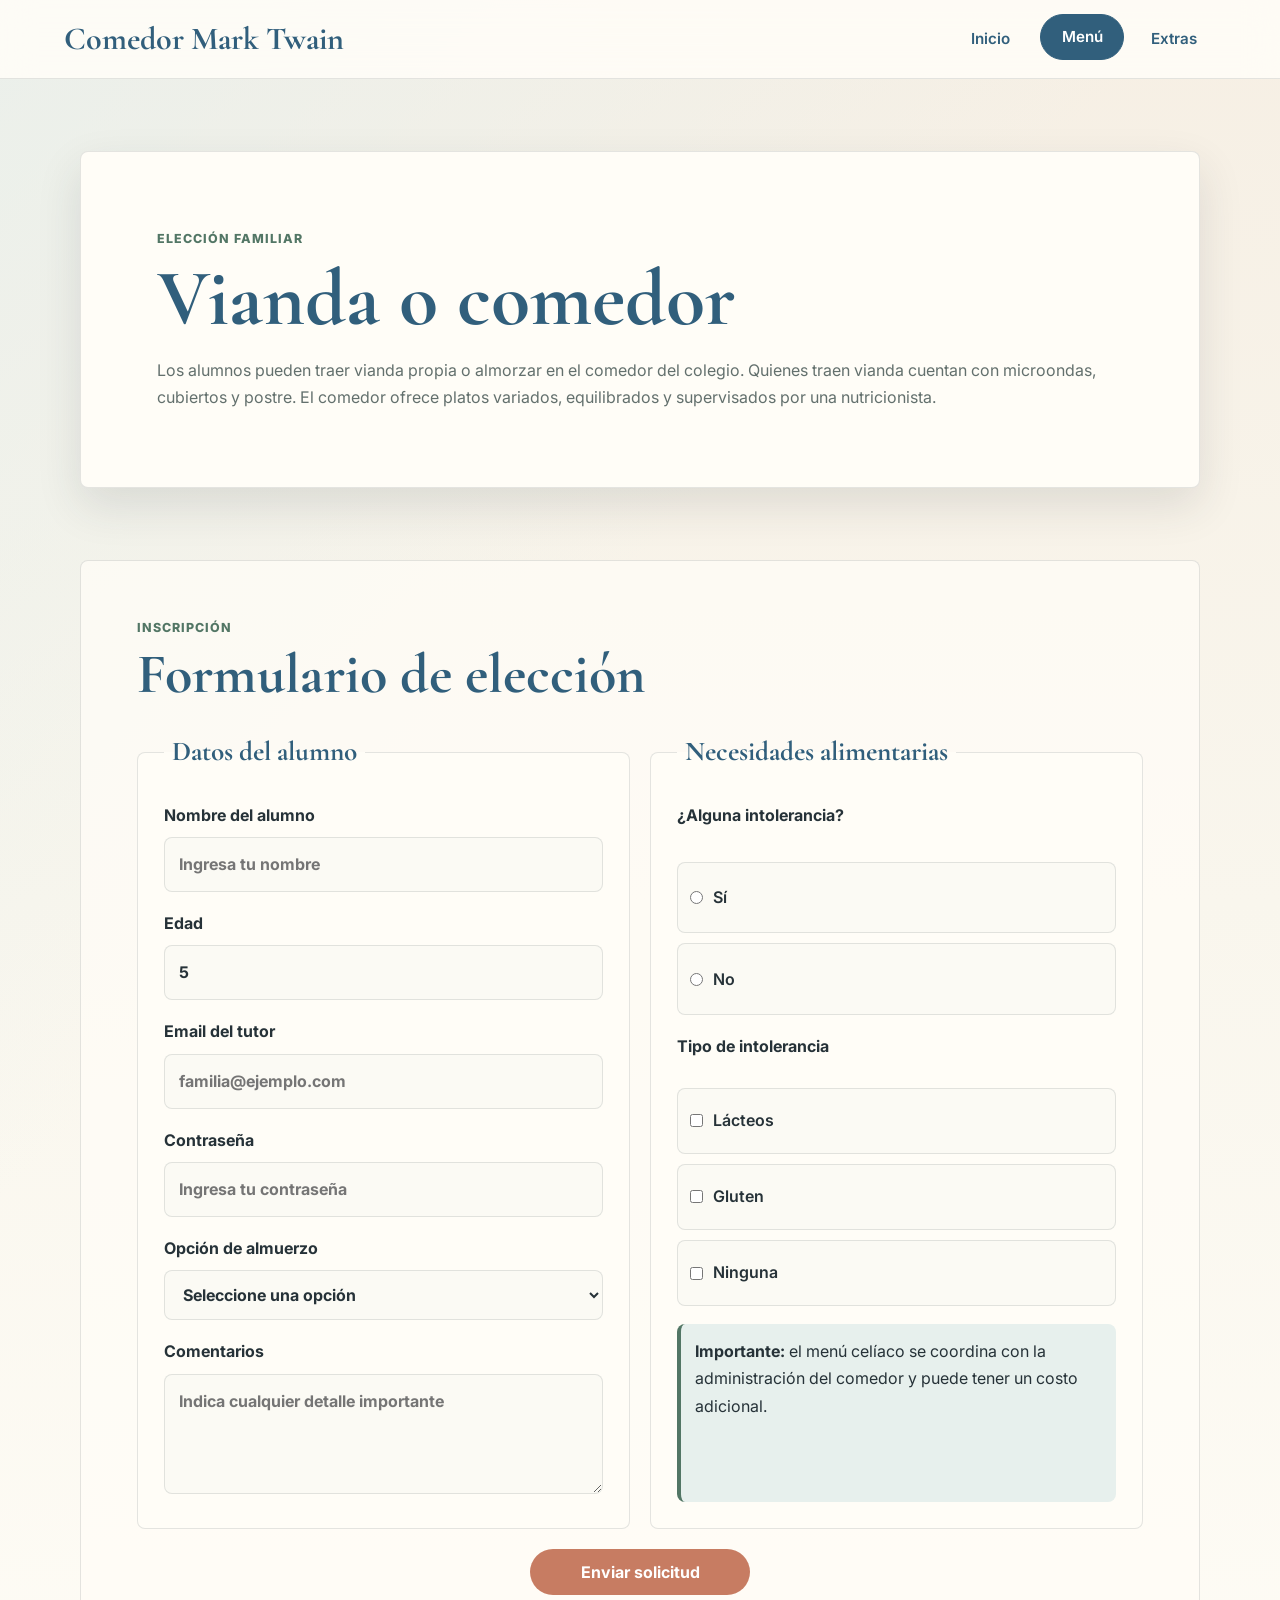
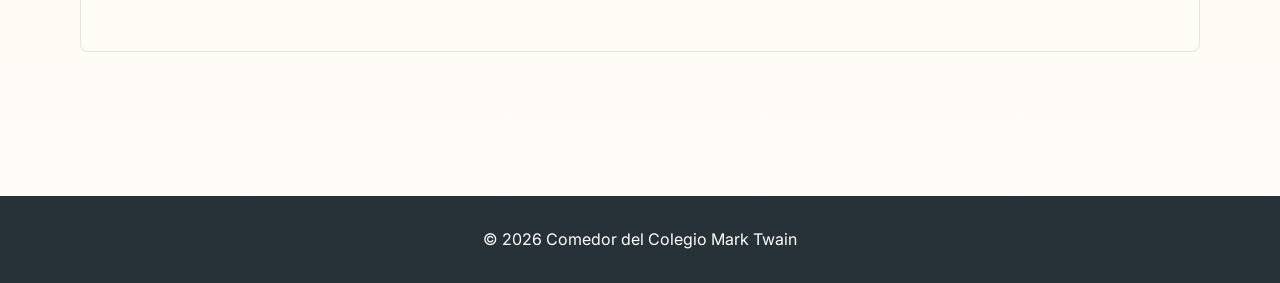
<file: cart.html>
<!DOCTYPE html>
<html lang="es">
<head>
    <meta charset="UTF-8">
    <meta name="viewport" content="width=device-width, initial-scale=1.0">
    <title>Menú | Comedor Colegio Mark Twain</title>
    <meta name="description" content="Formulario para elegir vianda, comedor o menú celíaco en el Colegio Mark Twain.">
    <meta name="keywords" content="Comedor, menú, vianda, Colegio Mark Twain">
    <meta name="author" content="Camila de Allende, Ignacio Vera Barros">
    <link rel="stylesheet" href="styles.css">
</head>
<body>
    <header class="site-header">
        <a class="brand" href="./index.html">Comedor Mark Twain</a>
        <nav class="site-nav" aria-label="Navegación principal">
            <a href="./index.html">Inicio</a>
            <a href="./cart.html" aria-current="page">Menú</a>
            <a href="./other.html">Extras</a>
        </nav>
    </header>

    <main>
        <section class="page-intro reveal">
            <p class="eyebrow">Elección familiar</p>
            <h1>Vianda o comedor</h1>
            <p>Los alumnos pueden traer vianda propia o almorzar en el comedor del colegio. Quienes traen vianda cuentan con microondas, cubiertos y postre. El comedor ofrece platos variados, equilibrados y supervisados por una nutricionista.</p>
        </section>

        <section class="section reveal">
            <div class="section-heading">
                <p class="eyebrow">Inscripción</p>
                <h2>Formulario de elección</h2>
            </div>

            <form class="form-grid" action="">
                <fieldset>
                    <legend>Datos del alumno</legend>

                    <label for="name">
                        Nombre del alumno
                        <input type="text" name="name" id="name" placeholder="Ingresa tu nombre">
                    </label>

                    <label for="age">
                        Edad
                        <input type="number" name="age" id="age" min="1" max="100" value="5">
                    </label>

                    <label for="email">
                        Email del tutor
                        <input type="email" name="email" id="email" placeholder="familia@ejemplo.com">
                    </label>

                    <label for="password">
                        Contraseña
                        <input type="password" name="password" id="password" placeholder="Ingresa tu contraseña">
                    </label>

                    <label for="meal-option">
                        Opción de almuerzo
                        <select name="meal-option" id="meal-option">
                            <option value="">Seleccione una opción</option>
                            <option value="lonchera">Lonchera</option>
                            <option value="comedor">Comedor</option>
                            <option value="celiaco">Menú celíaco</option>
                        </select>
                    </label>

                    <label for="comments">
                        Comentarios
                        <textarea name="comments" id="comments" placeholder="Indica cualquier detalle importante"></textarea>
                    </label>
                </fieldset>

                <fieldset>
                    <legend>Necesidades alimentarias</legend>

                    <div class="option-group">
                        <p>¿Alguna intolerancia?</p>
                        <label class="choice" for="yesRadio">
                            <input type="radio" name="radioBTN" id="yesRadio" value="yes">
                            Sí
                        </label>
                        <label class="choice" for="noRadio">
                            <input type="radio" name="radioBTN" id="noRadio" value="no">
                            No
                        </label>
                    </div>

                    <div class="option-group">
                        <p>Tipo de intolerancia</p>
                        <label class="choice" for="lacteos">
                            <input type="checkbox" name="lacteos" id="lacteos" value="lacteos">
                            Lácteos
                        </label>
                        <label class="choice" for="gluten">
                            <input type="checkbox" name="gluten" id="gluten" value="gluten">
                            Gluten
                        </label>
                        <label class="choice" for="ninguna">
                            <input type="checkbox" name="ninguna" id="ninguna" value="ninguna">
                            Ninguna
                        </label>
                    </div>

                    <div class="notice">
                        <strong>Importante:</strong> el menú celíaco se coordina con la administración del comedor y puede tener un costo adicional.
                    </div>
                </fieldset>

                <button class="button primary form-submit" type="submit">Enviar solicitud</button>
            </form>
        </section>
    </main>

    <footer class="site-footer">
        <p>© 2026 Comedor del Colegio Mark Twain</p>
    </footer>

    <script src="script.js"></script>
</body>
</html>
</file>
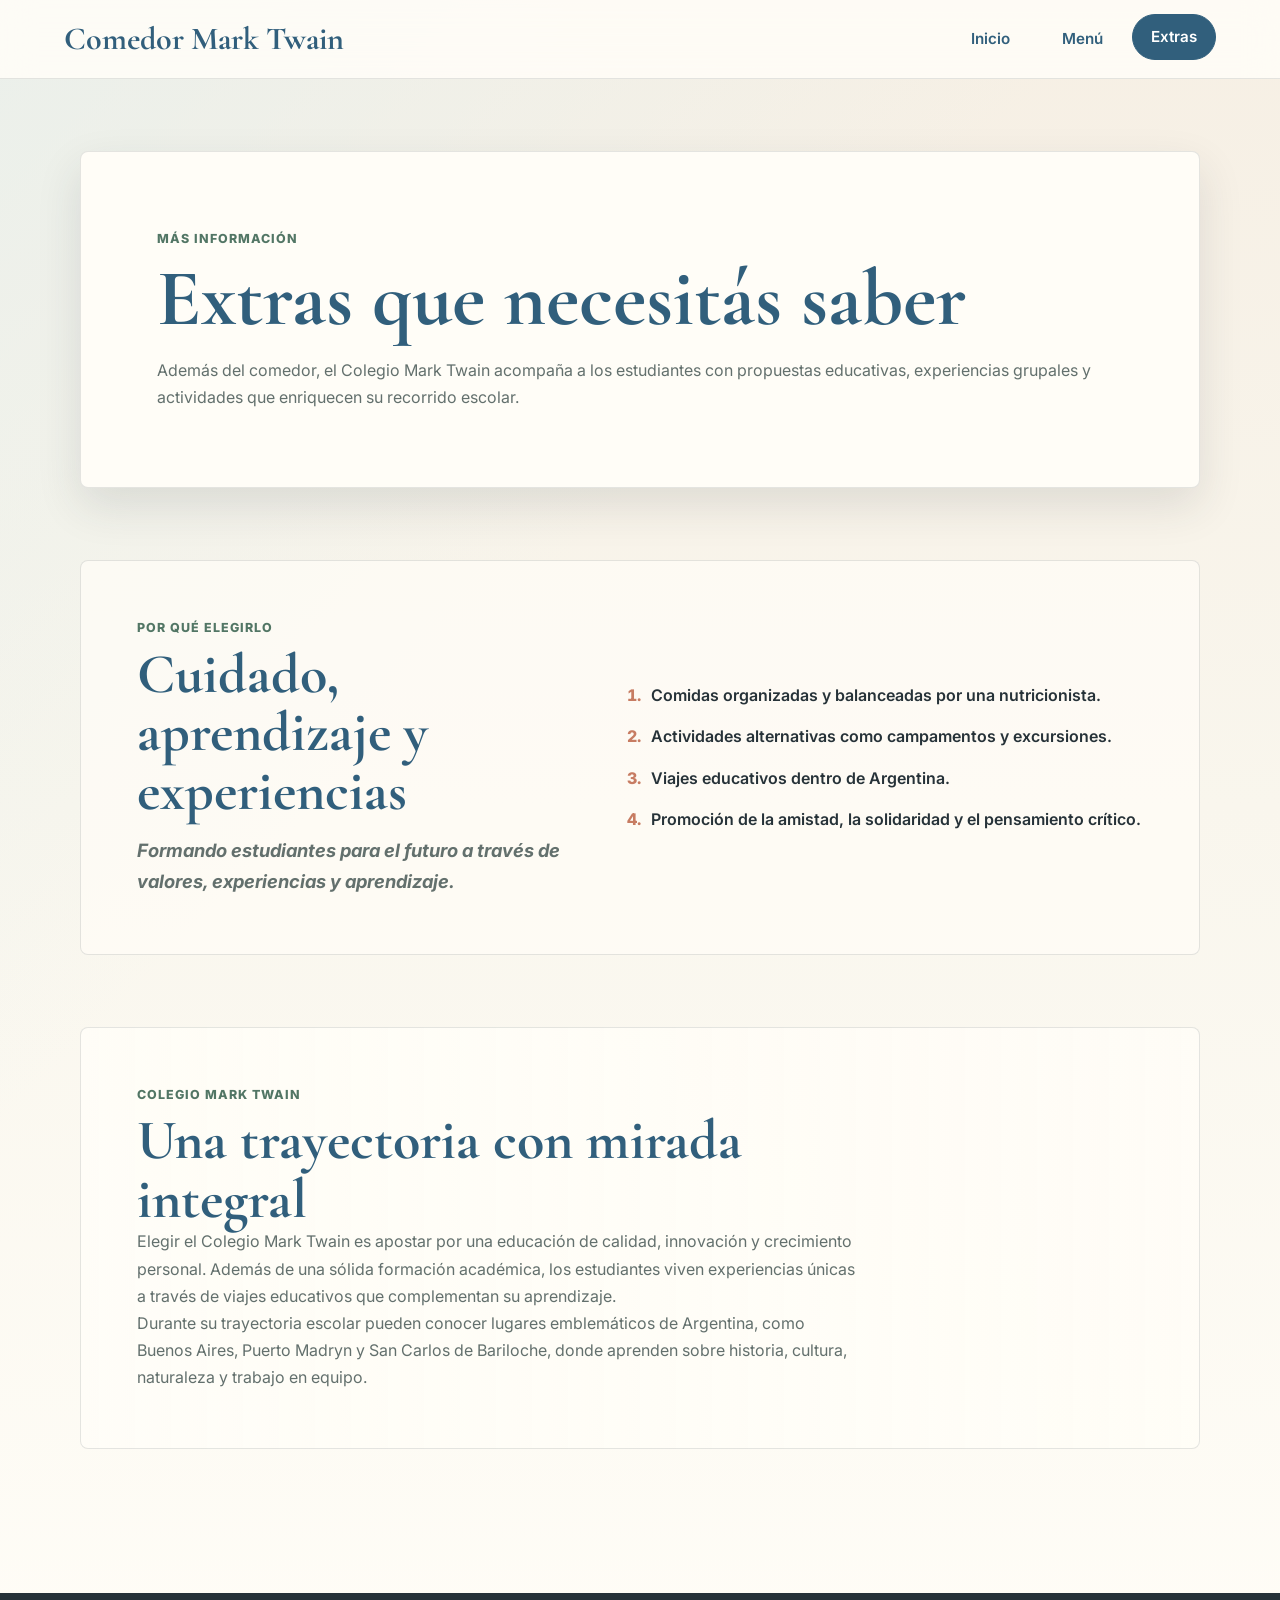
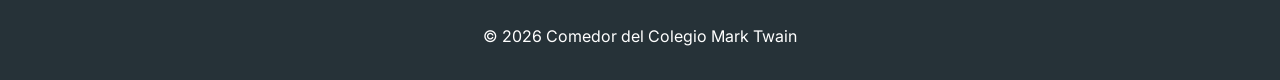
<file: other.html>
<!DOCTYPE html>
<html lang="es">
<head>
    <meta charset="UTF-8">
    <meta name="viewport" content="width=device-width, initial-scale=1.0">
    <title>Extras | Comedor Colegio Mark Twain</title>
    <meta name="description" content="Información extra sobre el Colegio Mark Twain, sus actividades y experiencias educativas.">
    <meta name="keywords" content="Colegio Mark Twain, comedor, actividades, viajes educativos">
    <meta name="author" content="Camila de Allende, Ignacio Vera Barros">
    <link rel="stylesheet" href="styles.css">
</head>
<body>
    <header class="site-header">
        <a class="brand" href="./index.html">Comedor Mark Twain</a>
        <nav class="site-nav" aria-label="Navegación principal">
            <a href="./index.html">Inicio</a>
            <a href="./cart.html">Menú</a>
            <a href="./other.html" aria-current="page">Extras</a>
        </nav>
    </header>

    <main>
        <section class="page-intro reveal">
            <p class="eyebrow">Más información</p>
            <h1>Extras que necesitás saber</h1>
            <p>Además del comedor, el Colegio Mark Twain acompaña a los estudiantes con propuestas educativas, experiencias grupales y actividades que enriquecen su recorrido escolar.</p>
        </section>

        <section class="section split reveal">
            <div>
                <p class="eyebrow">Por qué elegirlo</p>
                <h2>Cuidado, aprendizaje y experiencias</h2>
                <p class="highlight">Formando estudiantes para el futuro a través de valores, experiencias y aprendizaje.</p>
            </div>

            <ol class="benefits-list">
                <li>Comidas organizadas y balanceadas por una nutricionista.</li>
                <li>Actividades alternativas como campamentos y excursiones.</li>
                <li>Viajes educativos dentro de Argentina.</li>
                <li>Promoción de la amistad, la solidaridad y el pensamiento crítico.</li>
            </ol>
        </section>

        <section class="section feature-band reveal">
            <div>
                <p class="eyebrow">Colegio Mark Twain</p>
                <h2>Una trayectoria con mirada integral</h2>
                <p>Elegir el Colegio Mark Twain es apostar por una educación de calidad, innovación y crecimiento personal. Además de una sólida formación académica, los estudiantes viven experiencias únicas a través de viajes educativos que complementan su aprendizaje.</p>
                <p>Durante su trayectoria escolar pueden conocer lugares emblemáticos de Argentina, como Buenos Aires, Puerto Madryn y San Carlos de Bariloche, donde aprenden sobre historia, cultura, naturaleza y trabajo en equipo.</p>
            </div>
        </section>
    </main>

    <footer class="site-footer">
        <p>© 2026 Comedor del Colegio Mark Twain</p>
    </footer>

    <script src="script.js"></script>
</body>
</html>
</file>
<file: styles.css>
@import url('https://fonts.googleapis.com/css2?family=Cormorant+Garamond:wght@600;700&family=Inter:wght@400;500;600&display=swap');

:root {
    --paper: #fffdf7;
    --cream: #f6efe4;
    --mist: #e7f0ed;
    --ink: #263238;
    --muted: #63706d;
    --blue: #315f7c;
    --green: #527665;
    --coral: #c77c62;
    --line: rgba(38, 50, 56, 0.12);
    --shadow: 0 18px 45px rgba(38, 50, 56, 0.12);
    --radius: 8px;
}

* {
    box-sizing: border-box;
    margin: 0;
    padding: 0;
}

html {
    scroll-behavior: smooth;
}

body {
    min-height: 100vh;
    background:
        linear-gradient(135deg, rgba(231, 240, 237, 0.75), transparent 38%),
        linear-gradient(180deg, var(--cream), #f9f6ed 48%, var(--paper));
    color: var(--ink);
    font-family: 'Inter', sans-serif;
    line-height: 1.7;
}

img {
    display: block;
    max-width: 100%;
}

a {
    color: inherit;
}

.site-header {
    position: sticky;
    top: 0;
    z-index: 20;
    display: flex;
    align-items: center;
    justify-content: space-between;
    gap: 24px;
    padding: 16px clamp(18px, 5vw, 64px);
    background: rgba(255, 253, 247, 0.88);
    border-bottom: 1px solid var(--line);
    backdrop-filter: blur(16px);
}

.brand {
    color: var(--blue);
    font-family: 'Cormorant Garamond', serif;
    font-size: clamp(1.45rem, 3vw, 2rem);
    font-weight: 700;
    line-height: 1;
    text-decoration: none;
}

.site-nav {
    display: flex;
    align-items: center;
    justify-content: center;
    gap: 8px;
    flex-wrap: wrap;
}

.site-nav a {
    min-width: 84px;
    padding: 9px 16px;
    border: 1px solid transparent;
    border-radius: 999px;
    color: var(--blue);
    font-size: 0.95rem;
    font-weight: 600;
    text-align: center;
    text-decoration: none;
    transition: background 180ms ease, color 180ms ease, transform 180ms ease, border-color 180ms ease;
}

.site-nav a:hover,
.site-nav a:focus-visible,
.site-nav a[aria-current="page"] {
    background: var(--blue);
    border-color: var(--blue);
    color: white;
    transform: translateY(-2px);
}

main {
    overflow: hidden;
}

.hero {
    min-height: calc(100vh - 76px);
    display: grid;
    align-items: end;
    padding: clamp(48px, 8vw, 96px) clamp(18px, 5vw, 64px);
    background:
        linear-gradient(90deg, rgba(20, 34, 42, 0.7), rgba(20, 34, 42, 0.25)),
        url('https://images.unsplash.com/photo-1555244162-803834f70033?auto=format&fit=crop&w=1800&q=80');
    background-position: center;
    background-size: cover;
    color: white;
}

.hero-content {
    width: min(760px, 100%);
}

.hero h1,
.page-intro h1,
h2,
h3 {
    font-family: 'Cormorant Garamond', serif;
    letter-spacing: 0;
    line-height: 1.05;
}

.hero h1 {
    max-width: 760px;
    margin: 10px 0 18px;
    font-size: clamp(3rem, 8vw, 5.7rem);
}

.hero p {
    max-width: 660px;
    color: rgba(255, 255, 255, 0.9);
    font-size: clamp(1rem, 2vw, 1.2rem);
}

.hero-actions {
    display: flex;
    flex-wrap: wrap;
    gap: 12px;
    margin-top: 28px;
}

.button {
    display: inline-flex;
    align-items: center;
    justify-content: center;
    min-height: 46px;
    padding: 12px 22px;
    border: 1px solid transparent;
    border-radius: 999px;
    cursor: pointer;
    font-family: inherit;
    font-size: 1rem;
    font-weight: 700;
    text-decoration: none;
    transition: transform 180ms ease, box-shadow 180ms ease, background 180ms ease;
}

.button:hover,
.button:focus-visible {
    transform: translateY(-3px);
    box-shadow: 0 14px 28px rgba(38, 50, 56, 0.18);
}

.button.primary {
    background: var(--coral);
    color: white;
}

.button.secondary {
    background: rgba(255, 255, 255, 0.18);
    border-color: rgba(255, 255, 255, 0.55);
    color: white;
}

.page-intro,
.section {
    width: min(1120px, calc(100% - 36px));
    margin: clamp(32px, 6vw, 72px) auto;
}

.page-intro {
    padding: clamp(42px, 7vw, 76px);
    background: var(--paper);
    border: 1px solid var(--line);
    border-radius: var(--radius);
    box-shadow: var(--shadow);
}

.page-intro h1 {
    margin: 8px 0 16px;
    color: var(--blue);
    font-size: clamp(2.7rem, 7vw, 5rem);
}

.page-intro p,
.section p {
    color: var(--muted);
}

.section {
    padding: clamp(32px, 5vw, 56px);
    background: rgba(255, 253, 247, 0.72);
    border: 1px solid var(--line);
    border-radius: var(--radius);
}

.section-heading {
    max-width: 700px;
    margin-bottom: 26px;
}

.section-heading h2,
.split h2,
.feature-band h2 {
    margin-top: 6px;
    color: var(--blue);
    font-size: clamp(2.2rem, 5vw, 3.5rem);
}

p.eyebrow,
.eyebrow {
    color: var(--green);
    font-size: 0.78rem;
    font-weight: 800;
    letter-spacing: 0.08em;
    text-transform: uppercase;
}

.cards {
    display: grid;
    grid-template-columns: repeat(auto-fit, minmax(210px, 1fr));
    gap: 18px;
}

.card {
    min-height: 100%;
    overflow: hidden;
    background: var(--paper);
    border: 1px solid var(--line);
    border-radius: var(--radius);
    box-shadow: 0 10px 28px rgba(38, 50, 56, 0.08);
    transform: translateY(0);
    transition: transform 220ms ease, box-shadow 220ms ease, border-color 220ms ease;
}

.card:hover {
    border-color: rgba(199, 124, 98, 0.45);
    box-shadow: var(--shadow);
    transform: translateY(-8px);
}

.card img {
    width: 100%;
    aspect-ratio: 4 / 3;
    object-fit: cover;
}

.card-content {
    padding: 18px;
}

.card-content span {
    color: var(--coral);
    font-weight: 800;
    text-transform: uppercase;
    font-size: 0.75rem;
}

.card-content h3 {
    margin-top: 6px;
    color: var(--ink);
    font-size: 1.45rem;
}

.split {
    display: grid;
    grid-template-columns: minmax(0, 0.9fr) minmax(320px, 1.1fr);
    gap: clamp(24px, 5vw, 56px);
    align-items: center;
}

.table-wrap {
    overflow-x: auto;
    border: 1px solid var(--line);
    border-radius: var(--radius);
}

table {
    width: 100%;
    min-width: 420px;
    border-collapse: collapse;
    background: var(--paper);
}

th,
td {
    padding: 16px;
    text-align: left;
}

th {
    background: var(--blue);
    color: white;
}

td {
    border-bottom: 1px solid var(--line);
}

tbody tr {
    transition: background 160ms ease;
}

tbody tr:hover {
    background: var(--mist);
}

.form-grid {
    display: grid;
    grid-template-columns: repeat(2, minmax(0, 1fr));
    gap: 20px;
}

fieldset {
    display: grid;
    gap: 18px;
    padding: 26px;
    background: var(--paper);
    border: 1px solid var(--line);
    border-radius: var(--radius);
}

legend {
    padding: 0 8px;
    color: var(--blue);
    font-family: 'Cormorant Garamond', serif;
    font-size: 1.7rem;
    font-weight: 700;
}

label,
.option-group p {
    color: var(--ink);
    font-weight: 700;
}

input,
select,
textarea {
    width: 100%;
    margin-top: 8px;
    padding: 13px 14px;
    border: 1px solid var(--line);
    border-radius: var(--radius);
    background: #fbfaf4;
    color: var(--ink);
    font: inherit;
    transition: border-color 160ms ease, box-shadow 160ms ease, background 160ms ease;
}

input:focus,
select:focus,
textarea:focus {
    outline: none;
    background: white;
    border-color: var(--green);
    box-shadow: 0 0 0 4px rgba(82, 118, 101, 0.16);
}

textarea {
    min-height: 120px;
    resize: vertical;
}

.option-group {
    display: grid;
    gap: 10px;
}

.choice {
    display: flex;
    align-items: center;
    gap: 10px;
    min-height: 42px;
    padding: 10px 12px;
    background: #fbfaf4;
    border: 1px solid var(--line);
    border-radius: var(--radius);
    cursor: pointer;
    font-weight: 600;
}

.choice input {
    width: auto;
    margin: 0;
    accent-color: var(--green);
}

.notice {
    padding: 14px;
    background: var(--mist);
    border-left: 4px solid var(--green);
    border-radius: var(--radius);
    color: var(--ink);
}

.form-submit {
    grid-column: 1 / -1;
    justify-self: center;
    min-width: 220px;
    border: 0;
}

.highlight {
    margin-top: 14px;
    color: var(--coral);
    font-size: 1.15rem;
    font-style: italic;
    font-weight: 700;
}

.benefits-list {
    display: grid;
    gap: 14px;
    padding-left: 24px;
}

.benefits-list li {
    padding-left: 6px;
    color: var(--ink);
    font-weight: 600;
}

.benefits-list li::marker {
    color: var(--coral);
    font-weight: 800;
}

.feature-band {
    background:
        linear-gradient(90deg, rgba(255, 253, 247, 0.94), rgba(255, 253, 247, 0.82)),
        url('https://images.unsplash.com/photo-1509062522246-3755977927d7?auto=format&fit=crop&w=1500&q=80');
    background-position: center;
    background-size: cover;
}

.feature-band > div {
    width: min(720px, 100%);
}

.site-footer {
    margin-top: 72px;
    padding: 30px 18px;
    background: var(--ink);
    color: white;
    text-align: center;
}

.reveal {
    opacity: 0;
    transform: translateY(26px);
    transition: opacity 620ms ease, transform 620ms ease;
}

.reveal.is-visible {
    opacity: 1;
    transform: translateY(0);
}

@media (prefers-reduced-motion: reduce) {
    *,
    *::before,
    *::after {
        scroll-behavior: auto !important;
        transition-duration: 0.01ms !important;
        animation-duration: 0.01ms !important;
        animation-iteration-count: 1 !important;
    }

    .reveal {
        opacity: 1;
        transform: none;
    }
}

@media (max-width: 820px) {
    .site-header {
        position: static;
        flex-direction: column;
        align-items: stretch;
        gap: 14px;
    }

    .brand {
        text-align: center;
    }

    .site-nav a {
        flex: 1 1 90px;
    }

    .hero {
        min-height: 78vh;
        align-items: center;
    }

    .split,
    .form-grid {
        grid-template-columns: 1fr;
    }

    .page-intro,
    .section {
        width: min(100% - 24px, 1120px);
    }
}

@media (max-width: 520px) {
    .hero-actions,
    .button {
        width: 100%;
    }

    .page-intro,
    .section {
        padding: 26px 18px;
    }

    fieldset {
        padding: 20px 16px;
    }

    .cards {
        grid-template-columns: 1fr;
    }
}
</file>
